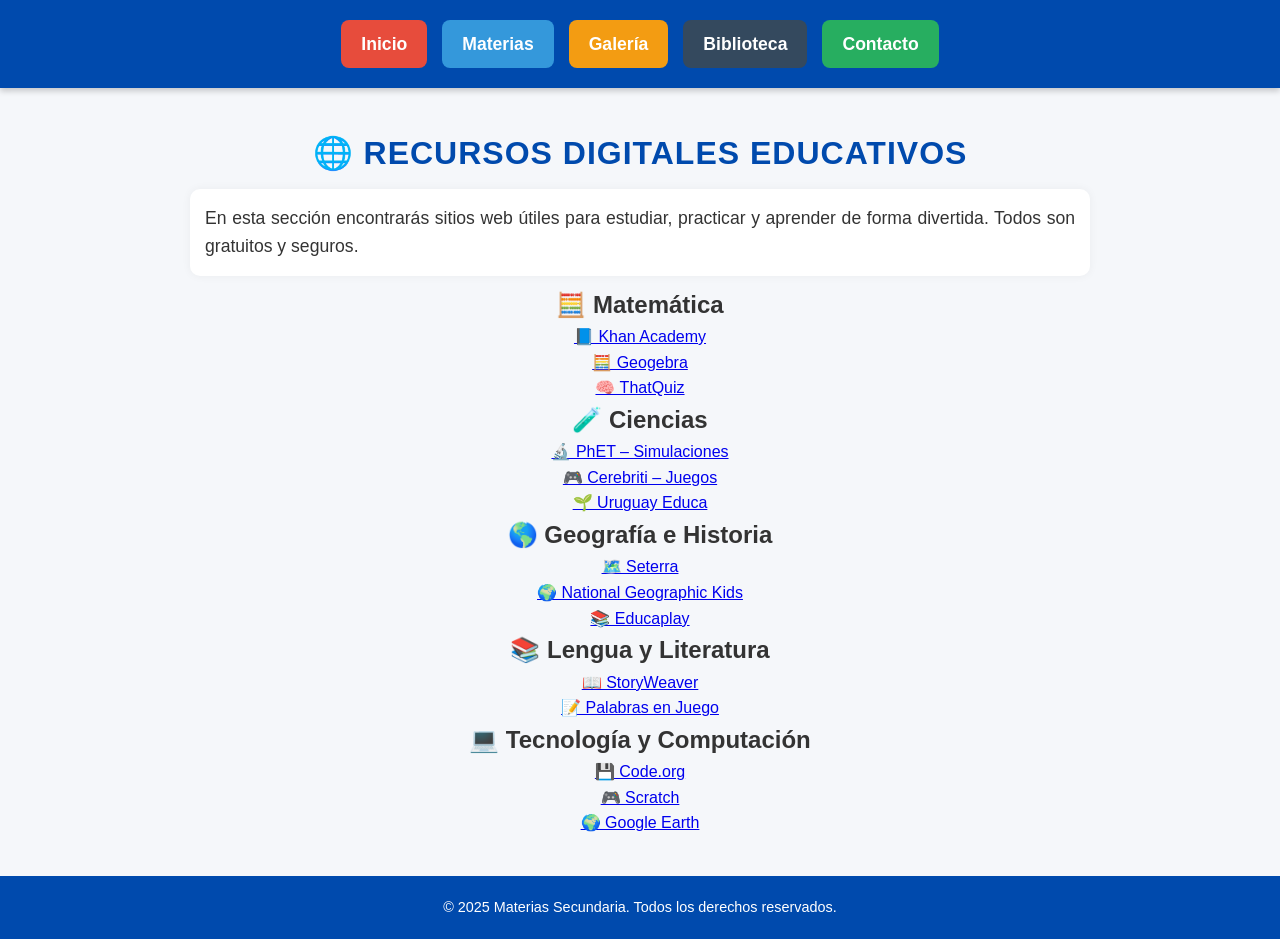
<file: biblioteca.html>
<!DOCTYPE html>
<html lang="es">
<head>
  <meta charset="UTF-8">
  <meta name="viewport" content="width=device-width, initial-scale=1.0">
  <title>Recursos Digitales - Biblioteca</title>
  <link rel="stylesheet" href="estilos.css">
</head>
<body>

<header>
  <nav>
    <ul>
      <li><a href="index.html" class="inicio">Inicio</a></li>
      <li><a href="materias.html" class="materias">Materias</a></li>
      <li><a href="galeria.html" class="galeria">Galería</a></li>
      <li><a href="biblioteca.html" class="biblioteca">Biblioteca</a></li>
      <li><a href="contacto.html" class="contacto">Contacto</a></li>
    </ul>
  </nav>
</header>

<main>
  <h1>🌐 Recursos Digitales Educativos</h1>
  <p>En esta sección encontrarás sitios web útiles para estudiar, practicar y aprender de forma divertida. Todos son gratuitos y seguros.</p>

  <h2>🧮 Matemática</h2>
  <ul>
    <li><a href="https://es.khanacademy.org/math" target="_blank">📘 Khan Academy</a></li>
    <li><a href="https://www.geogebra.org/" target="_blank">🧮 Geogebra</a></li>
    <li><a href="https://www.thatquiz.org/es/" target="_blank">🧠 ThatQuiz</a></li>
  </ul>

  <h2>🧪 Ciencias</h2>
  <ul>
    <li><a href="https://phet.colorado.edu/es/" target="_blank">🔬 PhET – Simulaciones</a></li>
    <li><a href="https://www.cerebriti.com/juegos-de-ciencias-naturales" target="_blank">🎮 Cerebriti – Juegos</a></li>
    <li><a href="https://uruguayeduca.anep.edu.uy/" target="_blank">🌱 Uruguay Educa</a></li>
  </ul>

  <h2>🌎 Geografía e Historia</h2>
  <ul>
    <li><a href="https://online.seterra.com/es" target="_blank">🗺️ Seterra</a></li>
    <li><a href="https://kids.nationalgeographic.com/" target="_blank">🌍 National Geographic Kids</a></li>
    <li><a href="https://es.educaplay.com/" target="_blank">📚 Educaplay</a></li>
  </ul>

  <h2>📚 Lengua y Literatura</h2>
  <ul>
    <li><a href="https://storyweaver.org.in/es/" target="_blank">📖 StoryWeaver</a></li>
    <li><a href="https://www.palabrasenjuego.com/" target="_blank">📝 Palabras en Juego</a></li>
  </ul>

  <h2>💻 Tecnología y Computación</h2>
  <ul>
    <li><a href="https://code.org/" target="_blank">💾 Code.org</a></li>
    <li><a href="https://scratch.mit.edu/" target="_blank">🎮 Scratch</a></li>
    <li><a href="https://earth.google.com/web/" target="_blank">🌍 Google Earth</a></li>
  </ul>
</main>

<footer>
  &copy; 2025 Materias Secundaria. Todos los derechos reservados.
</footer>

</body>
</html>
</file>
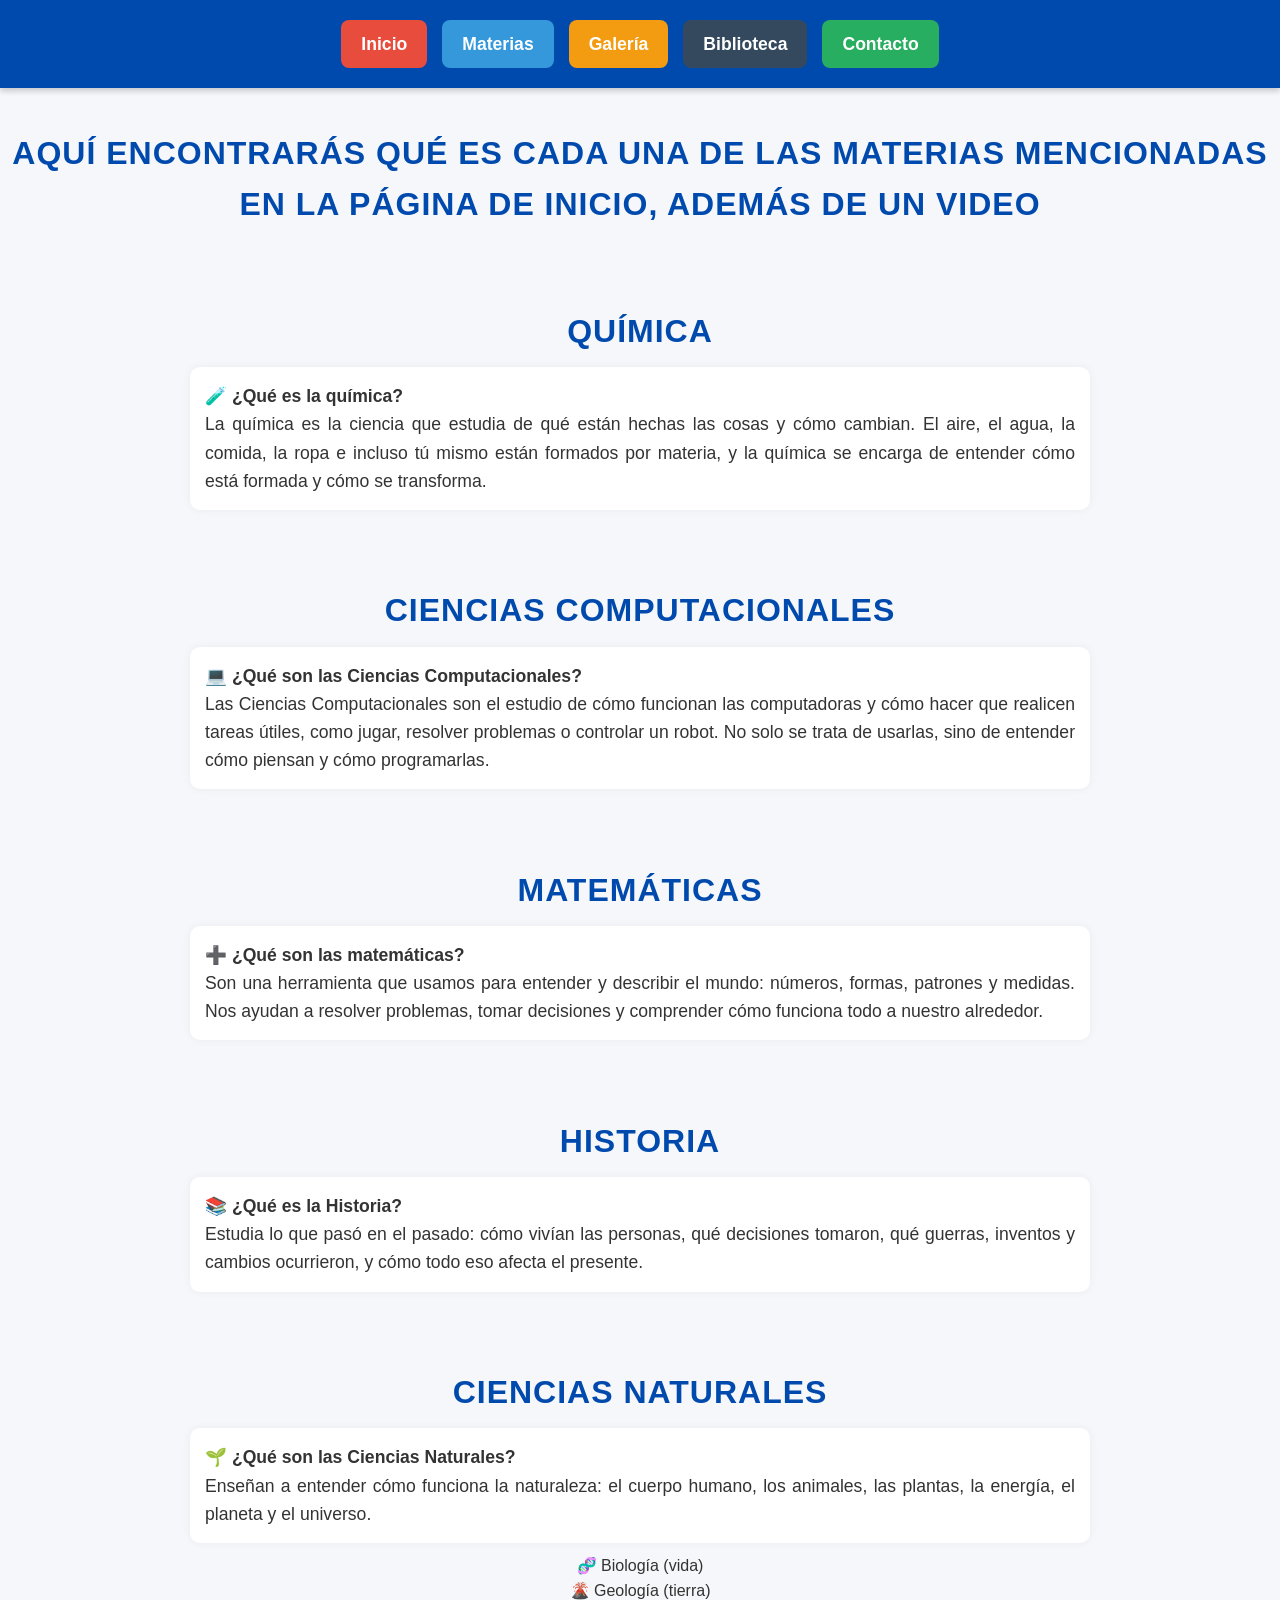
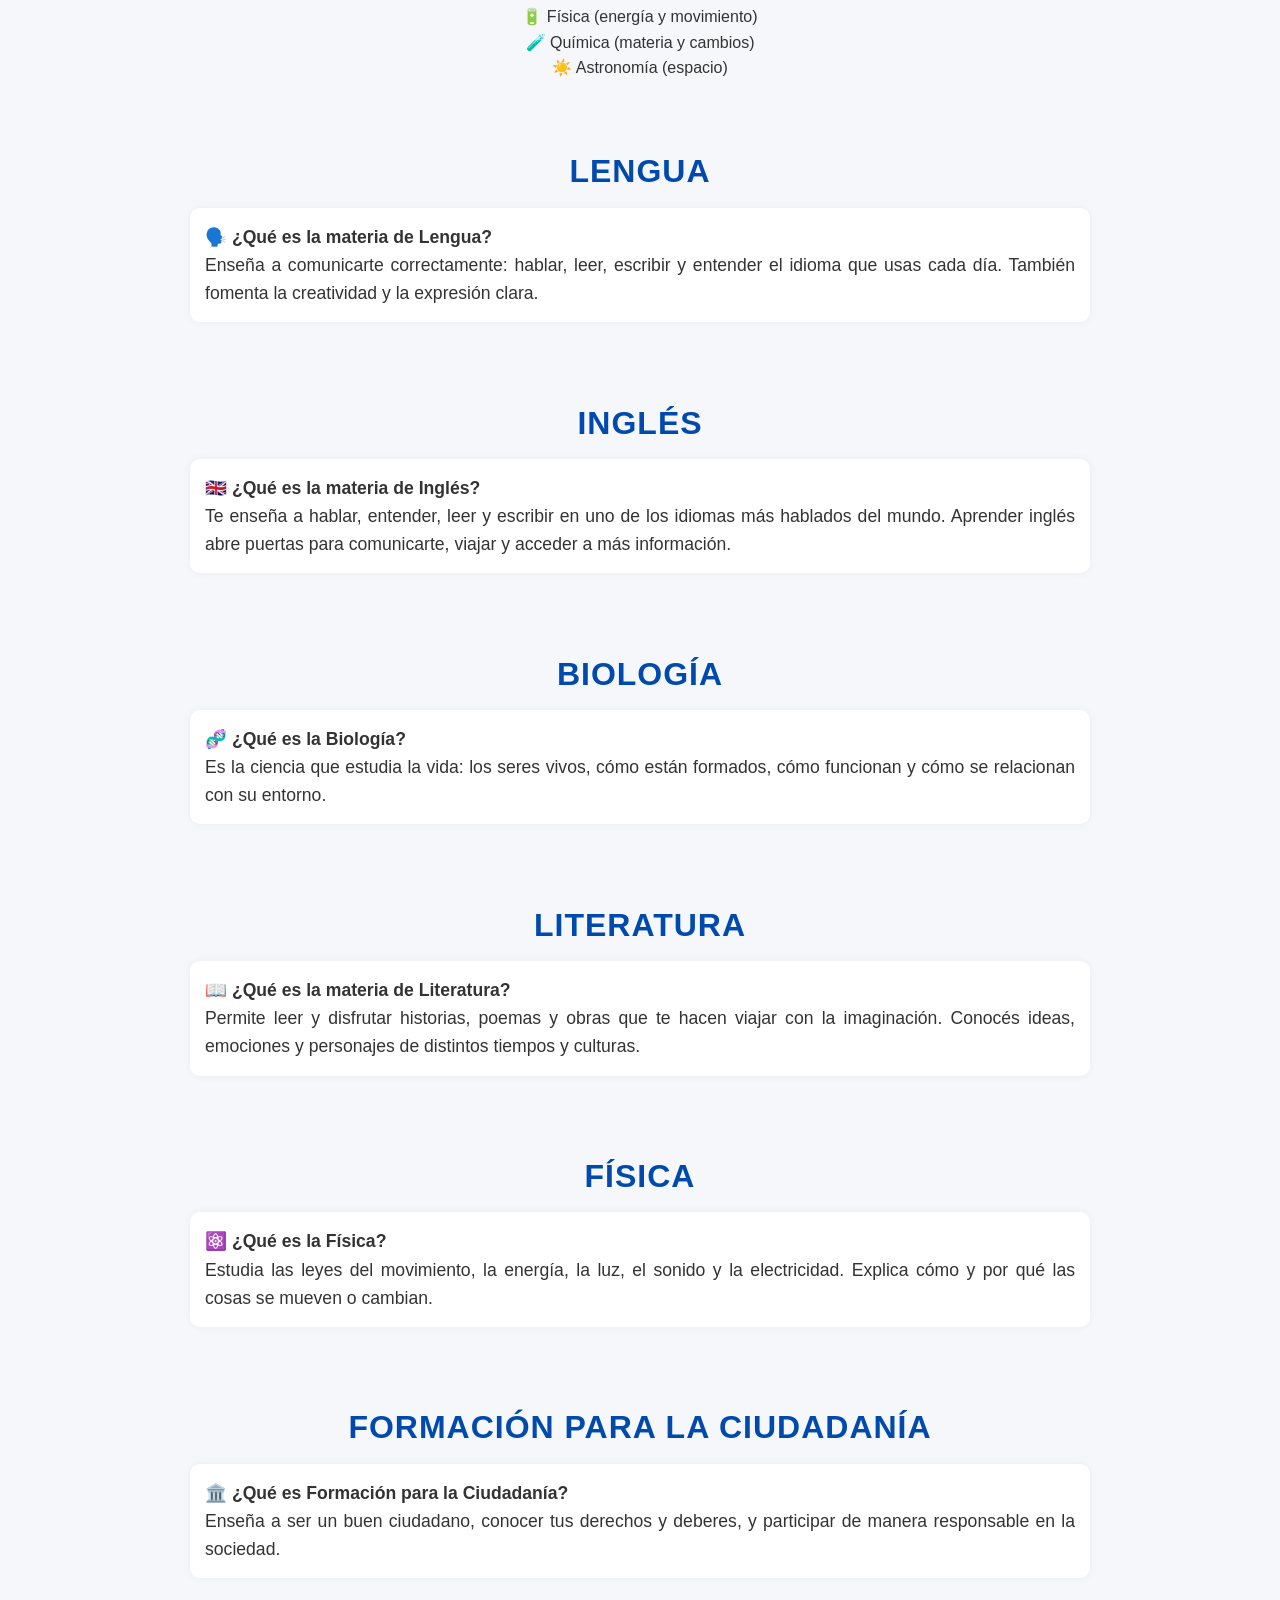
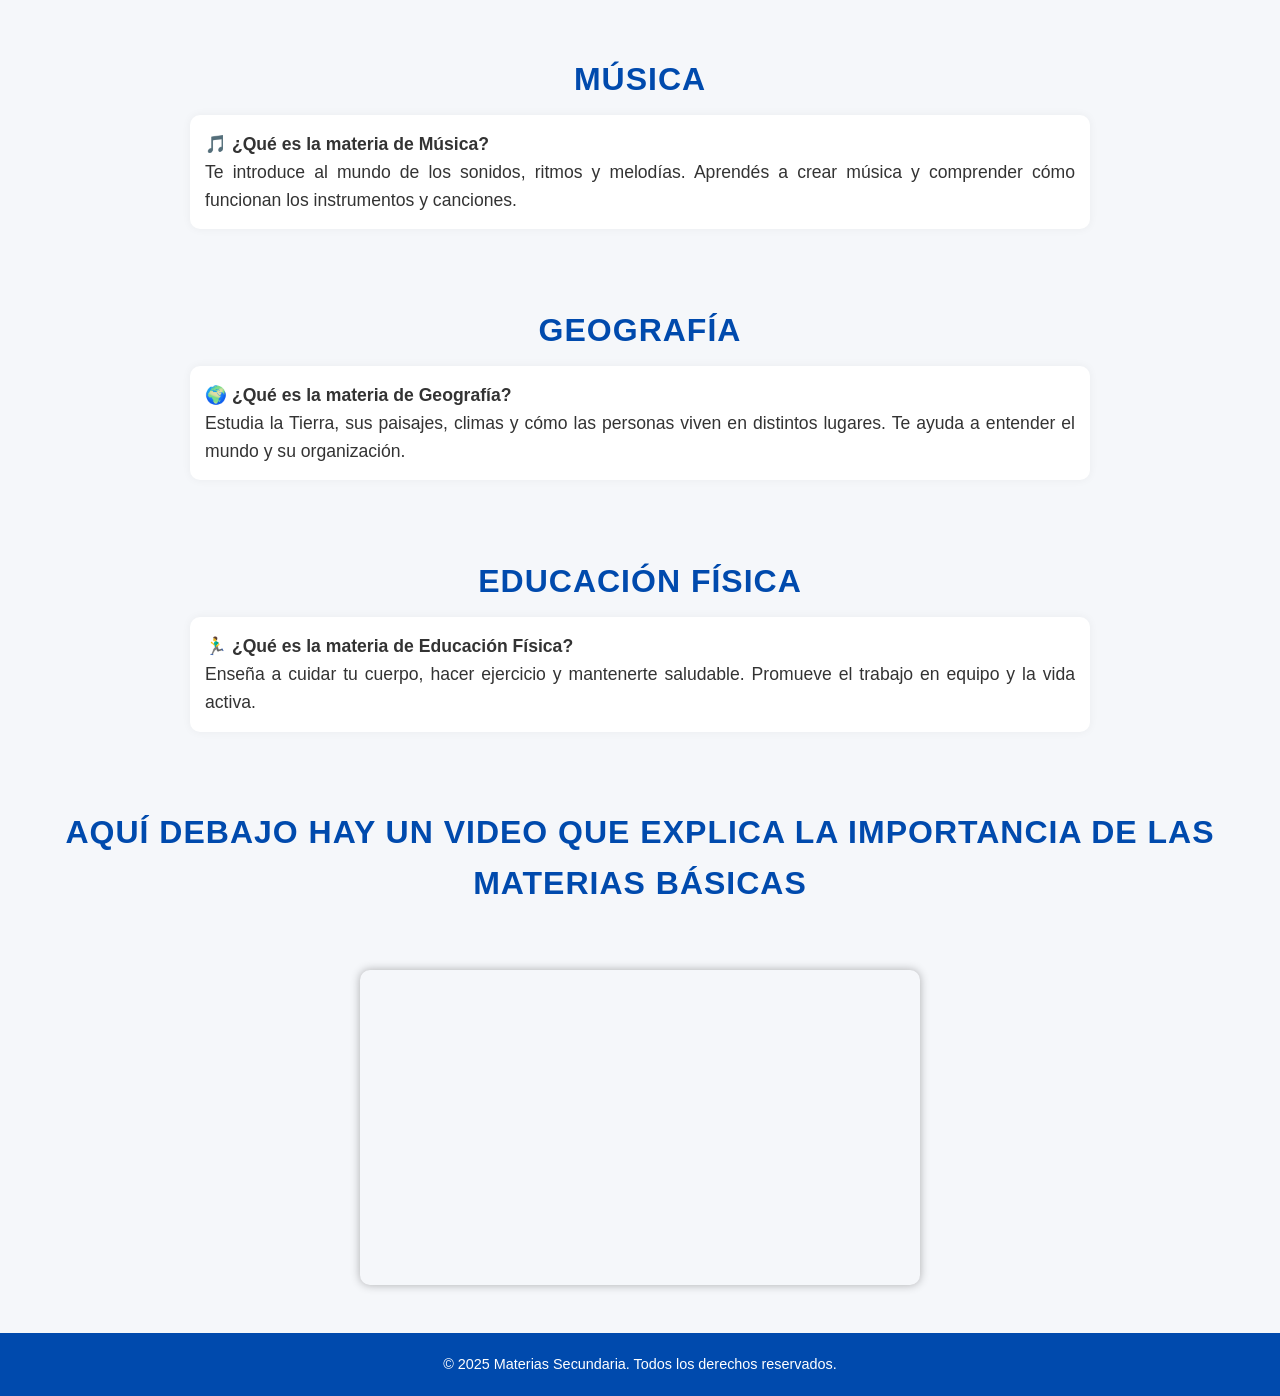
<file: materias.html>
<!DOCTYPE HTML>
<html lang="es">
<head>
  <meta charset="UTF-8" />
  <meta name="viewport" content="width=device-width, initial-scale=1" />
  <title>Materias Secundaria</title>
  <link rel="stylesheet" href="estilos.css" />
</head>
<body>

<header>
   <nav>
    <ul>
      <li><a href="index.html" class="inicio">Inicio</a></li>
      <li><a href="materias.html" class="materias">Materias</a></li>
      <li><a href="galeria.html" class="galeria">Galería</a></li>
      <li><a href="biblioteca.html" class="biblioteca">Biblioteca</a></li>
      <li><a href="contacto.html" class="contacto">Contacto</a></li>
    </ul>
  </nav>
</header>

<main>
  <h1 style="text-align: center;">
    Aquí encontrarás qué es cada una de las materias mencionadas en la página de inicio, además de un video
  </h1>
  <br />

  <h1>Química</h1>
  <p>🧪 <strong>¿Qué es la química?</strong><br>
  La química es la ciencia que estudia de qué están hechas las cosas y cómo cambian.
  El aire, el agua, la comida, la ropa e incluso tú mismo están formados por materia, 
  y la química se encarga de entender cómo está formada y cómo se transforma.</p>
  <br />

  <h1>Ciencias Computacionales</h1>
  <p>💻 <strong>¿Qué son las Ciencias Computacionales?</strong><br>
  Las Ciencias Computacionales son el estudio de cómo funcionan las computadoras y cómo hacer que realicen tareas útiles, 
  como jugar, resolver problemas o controlar un robot. 
  No solo se trata de usarlas, sino de entender cómo piensan y cómo programarlas.</p>
  <br />

  <h1>Matemáticas</h1>
  <p>➕ <strong>¿Qué son las matemáticas?</strong><br>
  Son una herramienta que usamos para entender y describir el mundo: números, formas, patrones y medidas. 
  Nos ayudan a resolver problemas, tomar decisiones y comprender cómo funciona todo a nuestro alrededor.</p>
  <br />

  <h1>Historia</h1>
  <p>📚 <strong>¿Qué es la Historia?</strong><br>
  Estudia lo que pasó en el pasado: cómo vivían las personas, qué decisiones tomaron, qué guerras, inventos y cambios ocurrieron, 
  y cómo todo eso afecta el presente.</p>
  <br />

  <h1>Ciencias Naturales</h1>
  <p>🌱 <strong>¿Qué son las Ciencias Naturales?</strong><br>
  Enseñan a entender cómo funciona la naturaleza: el cuerpo humano, los animales, las plantas, la energía, el planeta y el universo.</p>
  <ul>
    <li>🧬 Biología (vida)</li>
    <li>🌋 Geología (tierra)</li>
    <li>🔋 Física (energía y movimiento)</li>
    <li>🧪 Química (materia y cambios)</li>
    <li>☀️ Astronomía (espacio)</li>
  </ul>
  <br />

  <h1>Lengua</h1>
  <p>🗣️ <strong>¿Qué es la materia de Lengua?</strong><br>
  Enseña a comunicarte correctamente: hablar, leer, escribir y entender el idioma que usas cada día. 
  También fomenta la creatividad y la expresión clara.</p>
  <br />

  <h1>Inglés</h1>
  <p>🇬🇧 <strong>¿Qué es la materia de Inglés?</strong><br>
  Te enseña a hablar, entender, leer y escribir en uno de los idiomas más hablados del mundo. 
  Aprender inglés abre puertas para comunicarte, viajar y acceder a más información.</p>
  <br />

  <h1>Biología</h1>
  <p>🧬 <strong>¿Qué es la Biología?</strong><br>
  Es la ciencia que estudia la vida: los seres vivos, cómo están formados, cómo funcionan y cómo se relacionan con su entorno.</p>
  <br />

  <h1>Literatura</h1>
  <p>📖 <strong>¿Qué es la materia de Literatura?</strong><br>
  Permite leer y disfrutar historias, poemas y obras que te hacen viajar con la imaginación. 
  Conocés ideas, emociones y personajes de distintos tiempos y culturas.</p>
  <br />

  <h1>Física</h1>
  <p>⚛️ <strong>¿Qué es la Física?</strong><br>
  Estudia las leyes del movimiento, la energía, la luz, el sonido y la electricidad. 
  Explica cómo y por qué las cosas se mueven o cambian.</p>
  <br />

  <h1>Formación para la Ciudadanía</h1>
  <p>🏛️ <strong>¿Qué es Formación para la Ciudadanía?</strong><br>
  Enseña a ser un buen ciudadano, conocer tus derechos y deberes, y participar de manera responsable en la sociedad.</p>
  <br />

  <h1>Música</h1>
  <p>🎵 <strong>¿Qué es la materia de Música?</strong><br>
  Te introduce al mundo de los sonidos, ritmos y melodías. 
  Aprendés a crear música y comprender cómo funcionan los instrumentos y canciones.</p>
  <br />

  <h1>Geografía</h1>
  <p>🌍 <strong>¿Qué es la materia de Geografía?</strong><br>
  Estudia la Tierra, sus paisajes, climas y cómo las personas viven en distintos lugares. 
  Te ayuda a entender el mundo y su organización.</p>
  <br />

  <h1>Educación Física</h1>
  <p>🏃‍♂️ <strong>¿Qué es la materia de Educación Física?</strong><br>
  Enseña a cuidar tu cuerpo, hacer ejercicio y mantenerte saludable. 
  Promueve el trabajo en equipo y la vida activa.</p>
  <br />

  <h1 style="text-align: center;">
    Aquí debajo hay un video que explica la importancia de las materias básicas
  </h1>
  <br />

  <!-- ✅ VIDEO FUNCIONANDO -->
  <div style="text-align: center;">
    <iframe
      width="560"
      height="315"
      src="https://www.youtube.com/embed/7clGROIViAE"
      title="Importancia de las materias básicas"
      frameborder="0"
      allow="accelerometer; autoplay; clipboard-write; encrypted-media; gyroscope; picture-in-picture; web-share"
      allowfullscreen>
    </iframe>
  </div>

</main>

<footer>
  &copy; 2025 Materias Secundaria. Todos los derechos reservados.
</footer>

</body>
</html>
</file>
<file: estilos.css>
* {
  margin: 0;
  padding: 0;
  box-sizing: border-box;
  font-family: 'Segoe UI', Arial, sans-serif;
}

/* 🌈 Fondo general */
body {
  background-color: #f5f7fa;
  color: #333;
  text-align: center;
  line-height: 1.6;
}

/* 🧭 Encabezado y menú principal */
header {
  background-color: #004aad;
  padding: 20px 0;
  box-shadow: 0 3px 6px rgba(0,0,0,0.2);
}

nav {
  display: flex;
  justify-content: center;
}

nav ul {
  list-style: none;
  display: flex;
  gap: 15px;
  padding: 0;
  margin: 0;
}

nav li {
  display: inline-block;
}

/* 🎯 Botones del menú */
nav a {
  display: inline-block;
  text-decoration: none;
  color: white;
  font-weight: bold;
  font-size: 1.1em;
  padding: 10px 20px;
  border-radius: 8px;
  transition: all 0.3s ease;
  box-shadow: 0 0 0 rgba(0,0,0,0);
}

/* 🔹 Colores de cada botón */
a.inicio { background-color: #e74c3c; }       /* Rojo */
a.materias { background-color: #3498db; }     /* Azul */
a.galeria { background-color: #f39c12; }      /* Naranja */
a.biblioteca { background-color: #34495e; }   /* Gris azulado */
a.contacto { background-color: #27ae60; }     /* Verde */

/* 💡 Efectos al pasar o hacer clic */
nav a:hover,
nav a:active {
  filter: brightness(1.15);
  transform: scale(1.05);
  box-shadow: 0 6px 12px rgba(0,0,0,0.25);
}

/* 🏷️ Títulos */
h1 {
  color: #004aad;
  font-size: 2em;
  margin-top: 40px;
  margin-bottom: 10px;
  text-transform: uppercase;
  letter-spacing: 1px;
  font-weight: 700;
  text-align: center;
}

/* 📄 Párrafos */
p {
  width: 80%;
  max-width: 900px;
  margin: 10px auto;
  line-height: 1.6;
  text-align: justify;
  font-size: 1.1em;
  background-color: #ffffff;
  padding: 15px;
  border-radius: 10px;
  box-shadow: 0 0 10px rgba(0,0,0,0.05);
}

/* 🎥 Video */
iframe {
  margin-top: 25px;
  border-radius: 10px;
  box-shadow: 0 0 10px rgba(0,0,0,0.3);
  transition: transform 0.3s ease;
}

iframe:hover {
  transform: scale(1.02);
}

/* ⚫ Footer */
footer {
  background-color: #004aad;
  color: white;
  text-align: center;
  padding: 20px 0;
  font-size: 0.9em;
  margin-top: 40px;
}

/* 📱 Responsivo (para celular o tablet) */
@media (max-width: 768px) {
  nav {
    flex-direction: column;
  }

  nav li {
    margin: 10px 0;
  }

  iframe {
    width: 90%;
    height: auto;
  }

  p {
    width: 90%;
  }
}
</file>
